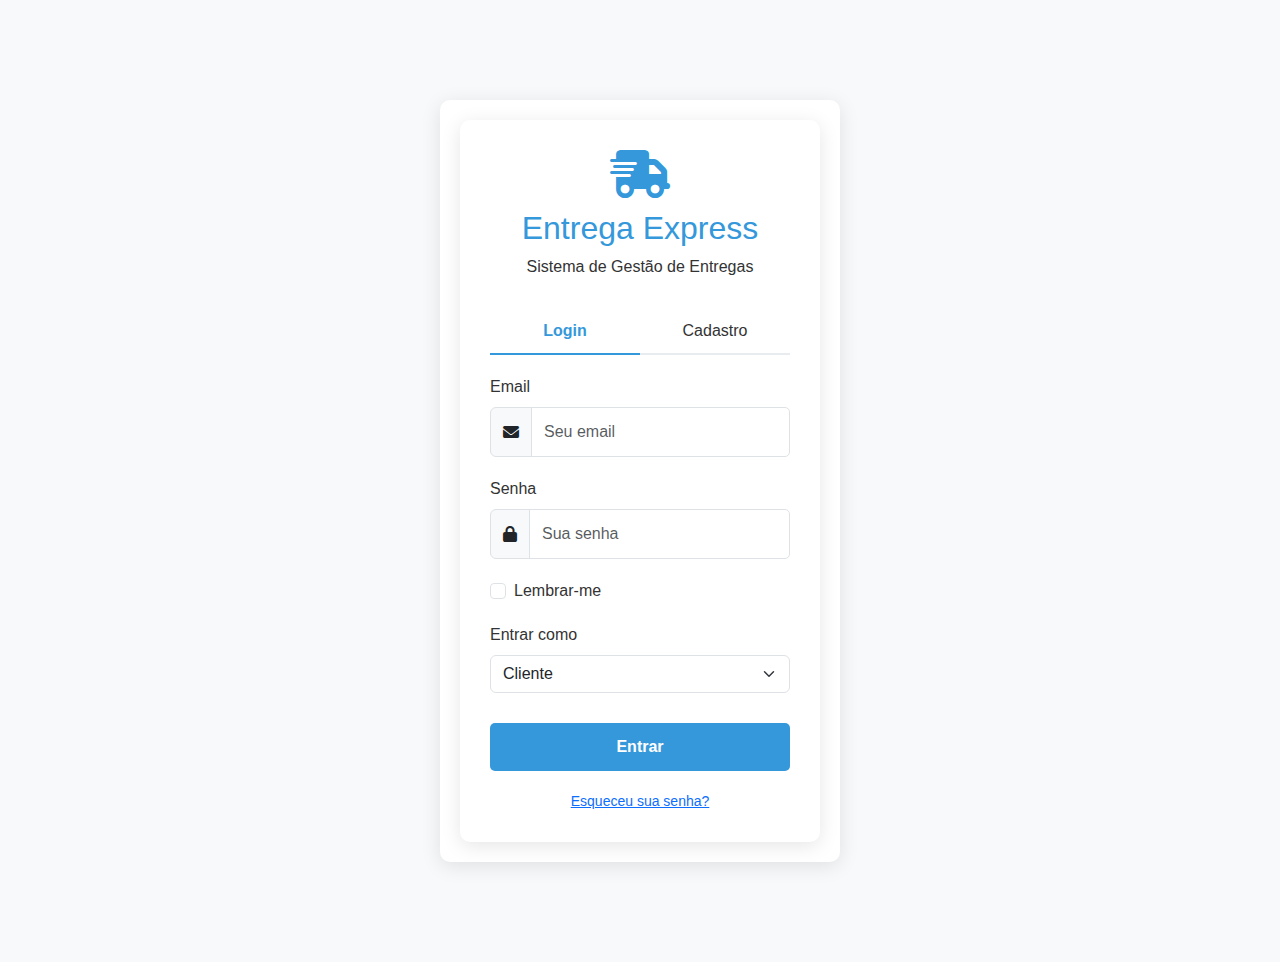
<file: login.html>
<!DOCTYPE html>
<html lang="pt-BR">
<head>
    <meta charset="UTF-8">
    <meta name="viewport" content="width=device-width, initial-scale=1.0">
    <title>Entrega Express - Login</title>
    <link href="https://cdn.jsdelivr.net/npm/bootstrap@5.3.0-alpha1/dist/css/bootstrap.min.css" rel="stylesheet">
    <link rel="stylesheet" href="https://cdnjs.cloudflare.com/ajax/libs/font-awesome/6.0.0/css/all.min.css">
    <link rel="stylesheet" href="css/styles.css">
    <style>
        body {
            background-color: #f8f9fa;
            display: flex;
            align-items: center;
            justify-content: center;
            min-height: 100vh;
        }
        .login-container {
            max-width: 400px;
            width: 100%;
            padding: 20px;
        }
        .login-card {
            border-radius: 10px;
            box-shadow: 0 4px 20px rgba(0, 0, 0, 0.1);
            background-color: white;
            padding: 30px;
        }
        .login-logo {
            text-align: center;
            margin-bottom: 30px;
        }
        .login-logo h2 {
            color: var(--primary-color);
            margin-top: 10px;
        }
        .login-tabs {
            display: flex;
            margin-bottom: 20px;
        }
        .login-tab {
            flex: 1;
            text-align: center;
            padding: 10px;
            cursor: pointer;
            border-bottom: 2px solid #e9ecef;
            transition: all 0.3s ease;
        }
        .login-tab.active {
            border-bottom: 2px solid var(--primary-color);
            font-weight: bold;
            color: var(--primary-color);
        }
        .tab-content {
            display: none;
        }
        .tab-content.active {
            display: block;
        }
        .form-group {
            margin-bottom: 20px;
        }
        .form-control {
            padding: 12px;
            border-radius: 5px;
        }
        .btn-login {
            background-color: var(--primary-color);
            color: white;
            border: none;
            border-radius: 5px;
            padding: 12px;
            width: 100%;
            font-weight: bold;
            margin-top: 10px;
        }
        .btn-login:hover {
            background-color: var(--primary-color-dark);
            color: white;
        }
        .forgot-password {
            text-align: center;
            margin-top: 20px;
            font-size: 14px;
        }
        .register-link {
            text-align: center;
            margin-top: 20px;
            font-size: 14px;
        }
    </style>
</head>
<body>
    <div class="login-container">
        <div class="login-card">
            <div class="login-logo">
                <i class="fas fa-truck-fast fa-3x" style="color: var(--primary-color);"></i>
                <h2>Entrega Express</h2>
                <p>Sistema de Gestão de Entregas</p>
            </div>
            
            <div class="login-tabs">
                <div class="login-tab active" data-tab="login">Login</div>
                <div class="login-tab" data-tab="register">Cadastro</div>
            </div>
            
            <div id="login-content" class="tab-content active">
                <form id="login-form">
                    <div class="form-group">
                        <label for="login-email" class="form-label">Email</label>
                        <div class="input-group">
                            <span class="input-group-text"><i class="fas fa-envelope"></i></span>
                            <input type="email" class="form-control" id="login-email" placeholder="Seu email" required>
                        </div>
                    </div>
                    
                    <div class="form-group">
                        <label for="login-password" class="form-label">Senha</label>
                        <div class="input-group">
                            <span class="input-group-text"><i class="fas fa-lock"></i></span>
                            <input type="password" class="form-control" id="login-password" placeholder="Sua senha" required>
                        </div>
                    </div>
                    
                    <div class="form-group">
                        <div class="form-check">
                            <input class="form-check-input" type="checkbox" id="remember-me">
                            <label class="form-check-label" for="remember-me">
                                Lembrar-me
                            </label>
                        </div>
                    </div>
                    
                    <div class="form-group">
                        <label for="user-type" class="form-label">Entrar como</label>
                        <select class="form-select" id="user-type">
                            <option value="client">Cliente</option>
                            <option value="courier">Entregador</option>
                            <option value="admin">Administrador</option>
                        </select>
                    </div>
                    
                    <button type="submit" class="btn btn-login">Entrar</button>
                    
                    <div class="forgot-password">
                        <a href="#">Esqueceu sua senha?</a>
                    </div>
                </form>
            </div>
            
            <div id="register-content" class="tab-content">
                <form id="register-form">
                    <div class="form-group">
                        <label for="register-name" class="form-label">Nome Completo</label>
                        <div class="input-group">
                            <span class="input-group-text"><i class="fas fa-user"></i></span>
                            <input type="text" class="form-control" id="register-name" placeholder="Seu nome completo" required>
                        </div>
                    </div>
                    
                    <div class="form-group">
                        <label for="register-email" class="form-label">Email</label>
                        <div class="input-group">
                            <span class="input-group-text"><i class="fas fa-envelope"></i></span>
                            <input type="email" class="form-control" id="register-email" placeholder="Seu email" required>
                        </div>
                    </div>
                    
                    <div class="form-group">
                        <label for="register-phone" class="form-label">Telefone</label>
                        <div class="input-group">
                            <span class="input-group-text"><i class="fas fa-phone"></i></span>
                            <input type="tel" class="form-control" id="register-phone" placeholder="Seu telefone" required>
                        </div>
                    </div>
                    
                    <div class="form-group">
                        <label for="register-password" class="form-label">Senha</label>
                        <div class="input-group">
                            <span class="input-group-text"><i class="fas fa-lock"></i></span>
                            <input type="password" class="form-control" id="register-password" placeholder="Sua senha" required>
                        </div>
                    </div>
                    
                    <div class="form-group">
                        <label for="register-confirm-password" class="form-label">Confirmar Senha</label>
                        <div class="input-group">
                            <span class="input-group-text"><i class="fas fa-lock"></i></span>
                            <input type="password" class="form-control" id="register-confirm-password" placeholder="Confirme sua senha" required>
                        </div>
                    </div>
                    
                    <div class="form-group">
                        <label for="register-type" class="form-label">Cadastrar como</label>
                        <select class="form-select" id="register-type">
                            <option value="client">Cliente</option>
                            <option value="courier">Entregador</option>
                        </select>
                    </div>
                    
                    <div class="form-group">
                        <div class="form-check">
                            <input class="form-check-input" type="checkbox" id="terms" required>
                            <label class="form-check-label" for="terms">
                                Concordo com os <a href="#">Termos de Uso</a> e <a href="#">Política de Privacidade</a>
                            </label>
                        </div>
                    </div>
                    
                    <button type="submit" class="btn btn-login">Cadastrar</button>
                </form>
            </div>
        </div>
    </div>

    <script src="https://cdn.jsdelivr.net/npm/bootstrap@5.3.0-alpha1/dist/js/bootstrap.bundle.min.js"></script>
    <script>
        document.addEventListener('DOMContentLoaded', function() {
            // Alternar entre abas de login e cadastro
            const tabs = document.querySelectorAll('.login-tab');
            const tabContents = document.querySelectorAll('.tab-content');
            
            tabs.forEach(tab => {
                tab.addEventListener('click', function() {
                    const tabId = this.getAttribute('data-tab');
                    
                    // Atualizar abas ativas
                    tabs.forEach(t => t.classList.remove('active'));
                    this.classList.add('active');
                    
                    // Mostrar conteúdo correspondente
                    tabContents.forEach(content => {
                        content.classList.remove('active');
                        if (content.id === tabId + '-content') {
                            content.classList.add('active');
                        }
                    });
                });
            });
            
            // Formulário de login
            const loginForm = document.getElementById('login-form');
            loginForm.addEventListener('submit', function(e) {
                e.preventDefault();
                
                const email = document.getElementById('login-email').value;
                const password = document.getElementById('login-password').value;
                const userType = document.getElementById('user-type').value;
                
                // Simulação de login
                if (email && password) {
                    // Credenciais de demonstração
                    if (userType === 'admin' && email === 'admin@entregaexpress.com' && password === 'admin2025') {
                        // Login como administrador
                        localStorage.setItem('currentUser', JSON.stringify({
                            id: 1,
                            name: 'Administrador',
                            email: email,
                            type: 'admin'
                        }));
                        window.location.href = 'admin.html';
                    } else if (userType === 'courier') {
                        // Login como entregador
                        localStorage.setItem('currentUser', JSON.stringify({
                            id: 2,
                            name: 'João Silva',
                            email: email,
                            type: 'courier'
                        }));
                        window.location.href = 'entregador.html';
                    } else {
                        // Login como cliente
                        localStorage.setItem('currentUser', JSON.stringify({
                            id: 3,
                            name: 'Cliente Teste',
                            email: email,
                            type: 'client'
                        }));
                        window.location.href = 'cliente.html';
                    }
                } else {
                    alert('Por favor, preencha todos os campos.');
                }
            });
            
            // Formulário de cadastro
            const registerForm = document.getElementById('register-form');
            registerForm.addEventListener('submit', function(e) {
                e.preventDefault();
                
                const name = document.getElementById('register-name').value;
                const email = document.getElementById('register-email').value;
                const phone = document.getElementById('register-phone').value;
                const password = document.getElementById('register-password').value;
                const confirmPassword = document.getElementById('register-confirm-password').value;
                const userType = document.getElementById('register-type').value;
                const terms = document.getElementById('terms').checked;
                
                // Validação básica
                if (!name || !email || !phone || !password || !confirmPassword) {
                    alert('Por favor, preencha todos os campos.');
                    return;
                }
                
                if (password !== confirmPassword) {
                    alert('As senhas não coincidem.');
                    return;
                }
                
                if (!terms) {
                    alert('Você deve concordar com os Termos de Uso e Política de Privacidade.');
                    return;
                }
                
                // Simulação de cadastro
                alert('Cadastro realizado com sucesso! Faça login para continuar.');
                
                // Limpar formulário
                registerForm.reset();
                
                // Voltar para a aba de login
                tabs[0].click();
            });
        });
    </script>
</body>
</html>
</file>
<file: css/styles.css>
:root {
  --primary-color: #3498db;      /* Azul principal */
  --primary-dark: #2980b9;       /* Azul escuro para hover */
  --secondary-color: #2ecc71;    /* Verde para elementos de destaque */
  --secondary-dark: #27ae60;     /* Verde escuro para hover */
  --accent-color: #f39c12;       /* Laranja para alertas e notificações */
  --text-color: #333333;         /* Texto principal */
  --text-light: #7f8c8d;         /* Texto secundário */
  --background-light: #f5f7fa;   /* Fundo claro */
  --background-dark: #34495e;    /* Fundo escuro para cabeçalhos */
  --success-color: #2ecc71;      /* Verde para sucesso */
  --warning-color: #f39c12;      /* Laranja para avisos */
  --danger-color: #e74c3c;       /* Vermelho para erros */
  --info-color: #3498db;         /* Azul para informações */
}

body {
  font-family: 'Segoe UI', Tahoma, Geneva, Verdana, sans-serif;
  color: var(--text-color);
  background-color: var(--background-light);
}

.navbar {
  background-color: var(--background-dark) !important;
}

.navbar-brand, .navbar-nav .nav-link {
  color: white !important;
}

.navbar-nav .nav-link:hover {
  color: var(--secondary-color) !important;
}

.hero-section {
  background-color: var(--primary-color);
  color: white;
  padding: 80px 0;
  text-align: center;
}

.hero-section h1 {
  font-size: 3rem;
  margin-bottom: 20px;
}

.hero-section p {
  font-size: 1.2rem;
  margin-bottom: 30px;
}

.feature-card {
  border: none;
  border-radius: 10px;
  box-shadow: 0 4px 12px rgba(0,0,0,0.1);
  margin-bottom: 30px;
  height: 100%;
  transition: transform 0.3s ease;
}

.feature-card:hover {
  transform: translateY(-5px);
}

.feature-card .card-header {
  background-color: var(--primary-color);
  color: white;
  border-radius: 10px 10px 0 0 !important;
  font-weight: bold;
}

.btn-primary {
  background-color: var(--primary-color) !important;
  border-color: var(--primary-color) !important;
}

.btn-primary:hover {
  background-color: var(--primary-dark) !important;
  border-color: var(--primary-dark) !important;
}

.btn-success {
  background-color: var(--secondary-color) !important;
  border-color: var(--secondary-color) !important;
}

.btn-success:hover {
  background-color: var(--secondary-dark) !important;
  border-color: var(--secondary-dark) !important;
}

.section {
  padding: 60px 0;
}

.section-title {
  text-align: center;
  margin-bottom: 50px;
}

.section-title h2 {
  font-size: 2.5rem;
  color: var(--primary-color);
}

.section-title p {
  font-size: 1.1rem;
  color: var(--text-light);
}

.how-it-works {
  background-color: #f8f9fa;
}

.step-card {
  text-align: center;
  padding: 20px;
}

.step-number {
  display: inline-block;
  width: 50px;
  height: 50px;
  background-color: var(--primary-color);
  color: white;
  border-radius: 50%;
  font-size: 1.5rem;
  line-height: 50px;
  margin-bottom: 15px;
}

.testimonial-card {
  border: none;
  border-radius: 10px;
  box-shadow: 0 4px 12px rgba(0,0,0,0.1);
  margin-bottom: 30px;
  padding: 30px;
}

.testimonial-card .quote {
  font-size: 1.1rem;
  font-style: italic;
  margin-bottom: 20px;
}

.testimonial-card .author {
  font-weight: bold;
}

.testimonial-card .position {
  color: var(--text-light);
}

.cta-section {
  background-color: var(--primary-color);
  color: white;
  padding: 80px 0;
  text-align: center;
}

.cta-section h2 {
  font-size: 2.5rem;
  margin-bottom: 20px;
}

.cta-section p {
  font-size: 1.2rem;
  margin-bottom: 30px;
}

footer {
  background-color: var(--background-dark);
  color: white;
  padding: 50px 0 20px;
}

footer h5 {
  color: var(--secondary-color);
  margin-bottom: 20px;
}

footer ul {
  list-style: none;
  padding-left: 0;
}

footer ul li {
  margin-bottom: 10px;
}

footer ul li a {
  color: rgba(255, 255, 255, 0.7);
  text-decoration: none;
}

footer ul li a:hover {
  color: white;
}

.copyright {
  margin-top: 30px;
  padding-top: 20px;
  border-top: 1px solid rgba(255, 255, 255, 0.1);
  text-align: center;
  color: rgba(255, 255, 255, 0.5);
}

/* Estilos para as páginas de cliente, entregador e admin */
.sidebar {
  background-color: var(--background-dark);
  min-height: 100vh;
  padding-top: 20px;
  color: white;
}

.sidebar .nav-link {
  color: rgba(255, 255, 255, 0.75);
  padding: 10px 20px;
  margin-bottom: 5px;
}

.sidebar .nav-link:hover {
  color: white;
  background-color: rgba(255, 255, 255, 0.1);
}

.sidebar .nav-link.active {
  color: white;
  background-color: var(--primary-color);
}

.sidebar .nav-link i {
  margin-right: 10px;
}

.content {
  padding: 30px;
}

.dashboard-card {
  border: none;
  border-radius: 10px;
  box-shadow: 0 4px 12px rgba(0,0,0,0.1);
  margin-bottom: 30px;
  overflow: hidden;
}

.dashboard-card .card-header {
  background-color: var(--primary-color);
  color: white;
  border-radius: 10px 10px 0 0 !important;
  font-weight: bold;
}

.stats-card {
  background: linear-gradient(135deg, var(--primary-color), var(--primary-dark));
  color: white;
  border-radius: 10px;
  padding: 20px;
  margin-bottom: 20px;
}

.stats-card h3 {
  font-size: 1.8rem;
  margin-bottom: 5px;
}

.stats-card p {
  margin-bottom: 0;
  opacity: 0.8;
}

.stats-card i {
  font-size: 2.5rem;
  opacity: 0.3;
  position: absolute;
  right: 20px;
  top: 20px;
}

.delivery-item {
  border-left: 4px solid var(--primary-color);
  padding: 15px;
  margin-bottom: 15px;
  background-color: white;
  border-radius: 0 5px 5px 0;
  box-shadow: 0 2px 5px rgba(0,0,0,0.05);
}

.delivery-item.active {
  border-left-color: var(--success-color);
}

.delivery-item.pending {
  border-left-color: var(--warning-color);
}

.delivery-item.completed {
  border-left-color: var(--info-color);
}

.status-badge {
  padding: 5px 10px;
  border-radius: 20px;
  font-size: 0.8rem;
  font-weight: bold;
}

.status-aguardando { background-color: #fff3cd; color: #856404; }
.status-aceita { background-color: #d4edda; color: #155724; }
.status-em_coleta { background-color: #cce5ff; color: #004085; }
.status-coletada { background-color: #d1ecf1; color: #0c5460; }
.status-em_entrega { background-color: #e2e3e5; color: #383d41; }
.status-entregue { background-color: #d4edda; color: #155724; }
.status-cancelada { background-color: #f8d7da; color: #721c24; }

.map-container {
  height: 400px;
  border-radius: 10px;
  overflow: hidden;
  margin-bottom: 30px;
}

.profile-card {
  text-align: center;
  padding: 30px;
}

.profile-card .avatar {
  width: 100px;
  height: 100px;
  border-radius: 50%;
  margin: 0 auto 20px;
  object-fit: cover;
}

.rating {
  color: var(--warning-color);
  font-size: 1.2rem;
  margin: 10px 0;
}

.login-container {
  max-width: 400px;
  margin: 100px auto;
  padding: 30px;
  border-radius: 10px;
  box-shadow: 0 4px 20px rgba(0,0,0,0.1);
  background-color: white;
}

.login-logo {
  text-align: center;
  margin-bottom: 30px;
}

.login-logo img {
  max-width: 150px;
}

/* Responsividade */
@media (max-width: 768px) {
  .hero-section h1 {
    font-size: 2.5rem;
  }
  
  .section-title h2 {
    font-size: 2rem;
  }
  
  .sidebar {
    min-height: auto;
    padding-bottom: 20px;
  }
  
  .content {
    padding: 15px;
  }
  
  .map-container {
    height: 300px;
  }
}
</file>
